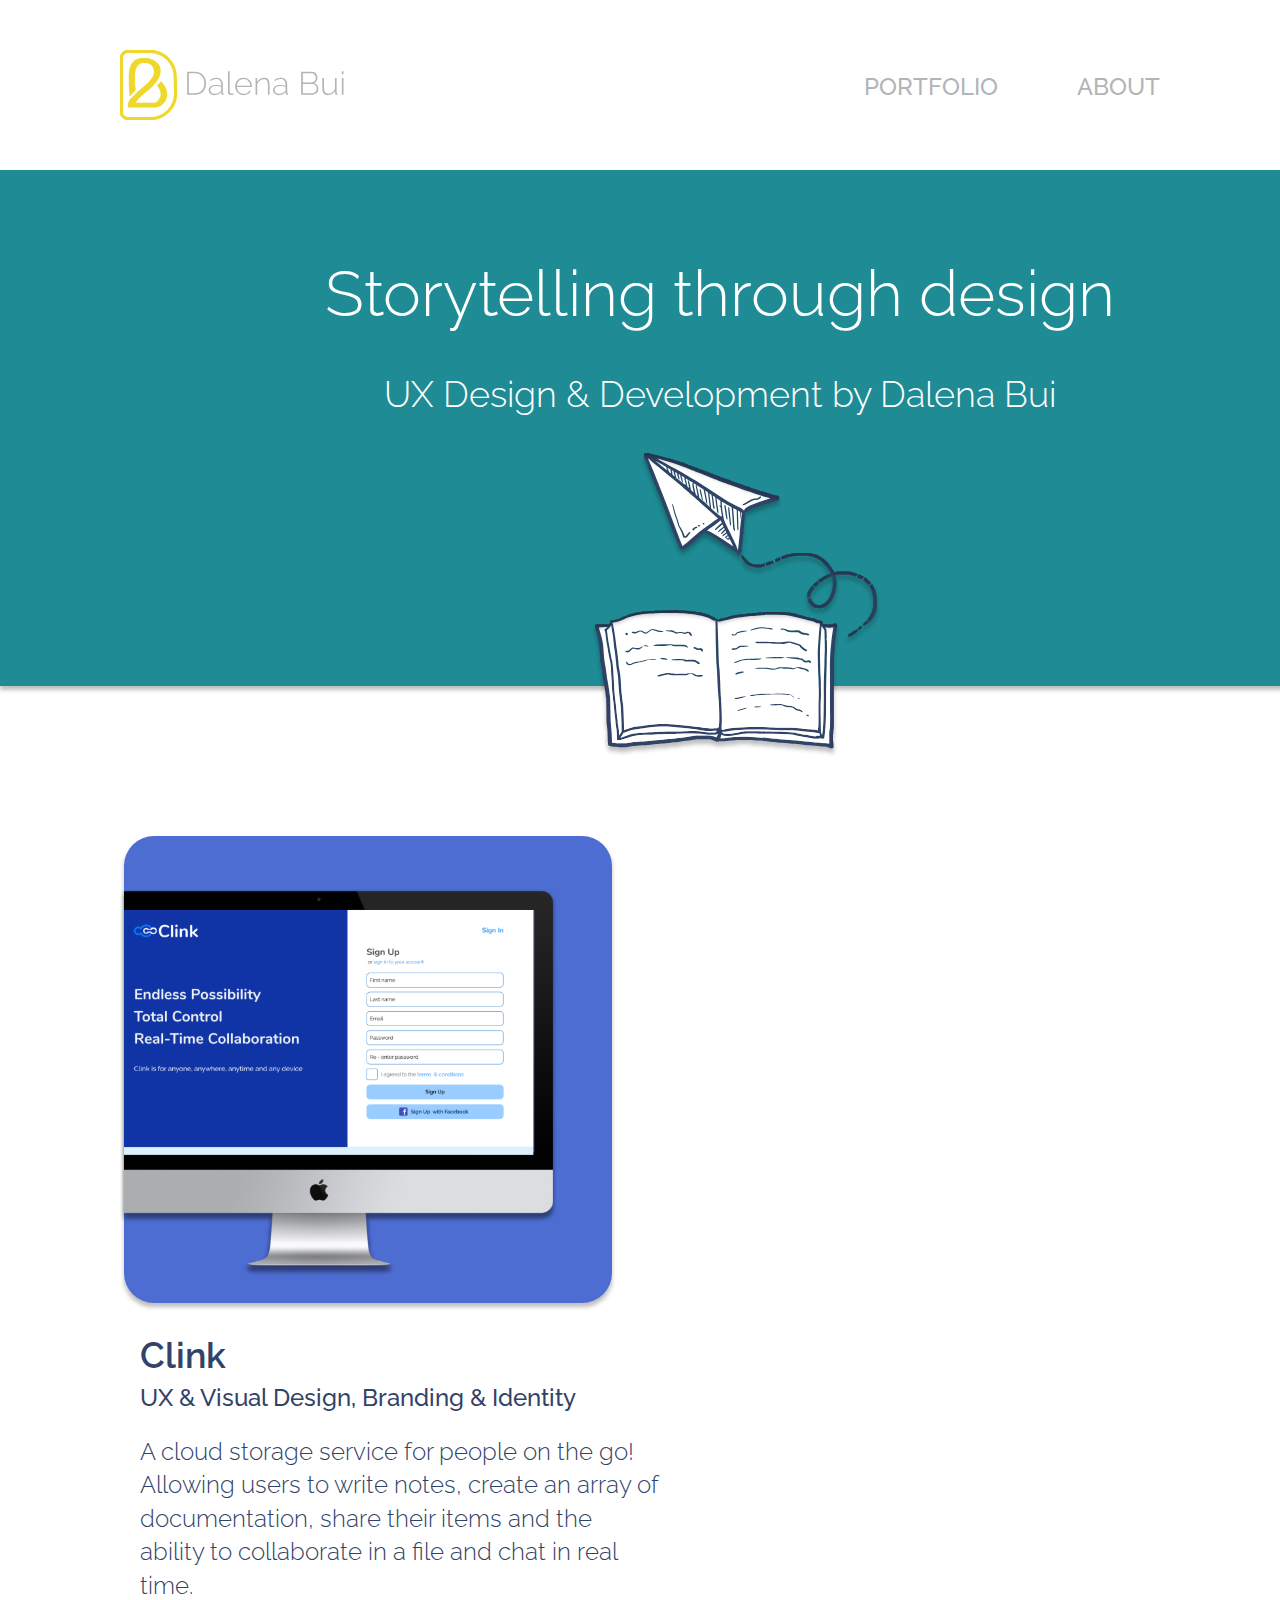
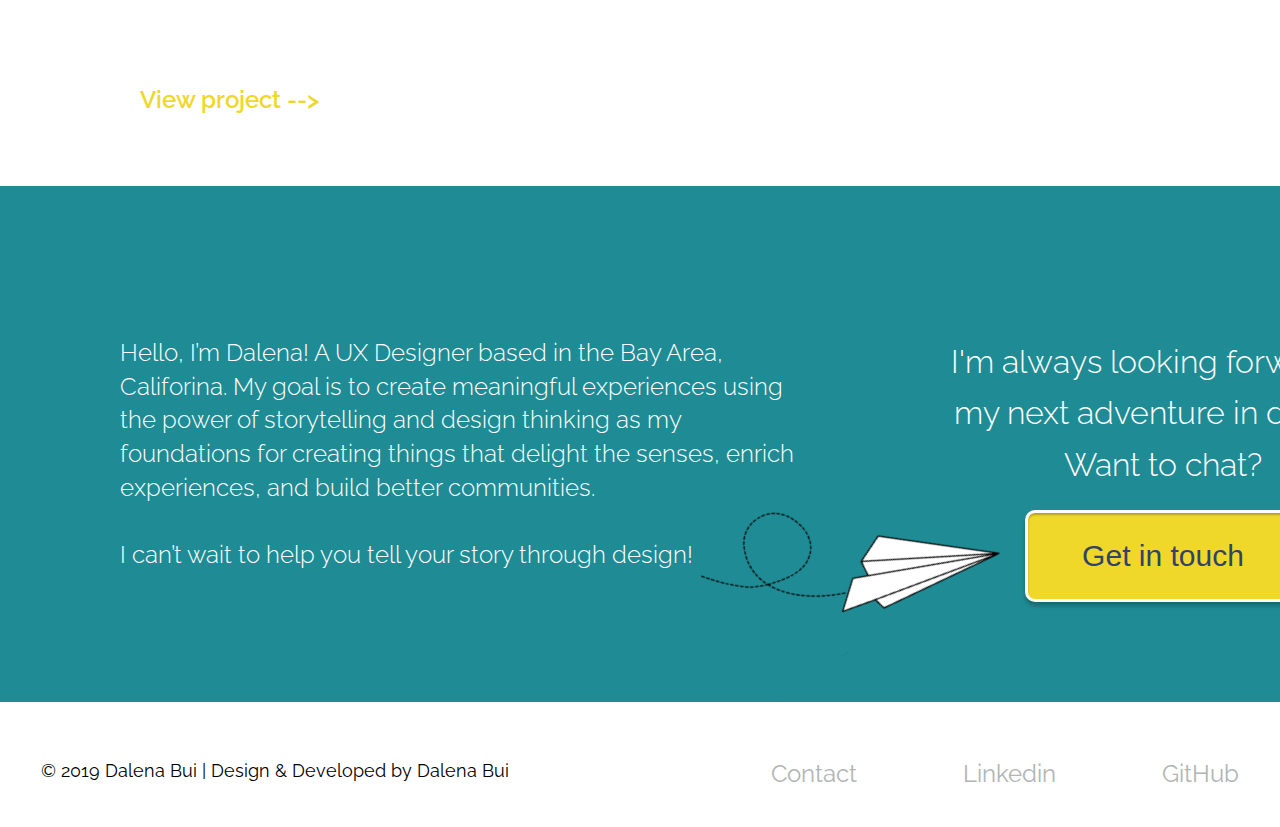
<file: index.html>
<!DOCTYPE html>
<html lang="en">
  <head>
    <meta charset="utf-8">
    <meta name="viewport" content="width=device-width, initial-scale=1.0">
    <title>Dalena Bui| Design Portfolio</title>
    <link rel="stylesheet" href="css/reset.css">
    <link rel="stylesheet" href="css/style.css">
    <link rel="stylesheet" href="css/index.css">
    <link href="https://fonts.googleapis.com/css?family=Raleway:300,400,500,600,700" rel="stylesheet">
  </head>
  <body id="home">
    <header>
<!--nav section-->
      <nav class="navbar">
        <a class="logo" href="index.html">
          <img src="images/dalenabui_logo.svg" alt="personal logo">
        </a>
        <ul>
          <li>
            <a href="portfolio.html">PORTFOLIO</a>
          </li>
          <li>
            <a href="about.html">ABOUT</a>
          </li>
        </ul>
      </nav>
    </header>
<!--hero statement-->
    <section class="container">
      <div>
        <h1>Storytelling through design</h1>
        <h2>UX Design & Development by Dalena Bui</h2>
      </div>
      <div class="images">
        <img src="images/book_paper_plane.svg" alt="book_paper plane">
      </div>
    </section>
      <!--project -->
      <section class="project">
        <div class="project-image">
          <img src="images/clink_desktop_homepage.svg" alt="clink desktop">
        </div>
        <div class="project-info">
          <h3>Clink</h3>
          <h4> UX & Visual Design, Branding & Identity</h4>
          <p> A cloud storage service for people on the go!<br>
              Allowing users to write notes, create an array of documentation, share their items and the ability to collaborate in a file and chat in real time.
          </p>
          <div class="viewproject">
            <p><a href="portfolio.html"><strong>View project --&gt; </strong></a></p>
          </div>
        </div>
      </section>
      <!--about me -->
      <section class="about_me">
        <div class="intro">
          Hello, I’m Dalena! A UX Designer based in the Bay Area, Califorina. My goal is to create meaningful experiences using the power of storytelling and design thinking as my foundations for creating things that delight the senses, enrich experiences, and build better communities.
          <br/>
          <br/>I can’t wait to help you tell your story through design!
        </div>
        <div class="getintouch">
          I'm always looking forward to my next adventure in design!
          <br/> Want to chat?
          <button class="big-button" onclick="window.location.href='mailto:tdalenabui@gmail.com';">Get in touch</button>
        </div>
      </div>
      <img class="paperplanehomepage" src="images/paperplanehomepage.svg" alt="paperplane">
    </div>
    </section>
    <footer>
      <div class="footer-tail content">
        <span class="copyright">
          &copy; 2019 Dalena Bui | Design & Developed by Dalena Bui
        </span>
        <span class="links">
          <ul>
            <li>
              <a href="mailto:tdalenabui@gmail.com">Contact</a>
            </li>
            <li>
              <a href="https://www.linkedin.com/in/dalena-bui-600742174/">Linkedin</a>
            </li>
            <li>
              <a href="https://github.com/dalenabui">GitHub</a>
            </li>
          </ul>
        </span>
        <div>
    </footer>
  </body>
</html>
</file>
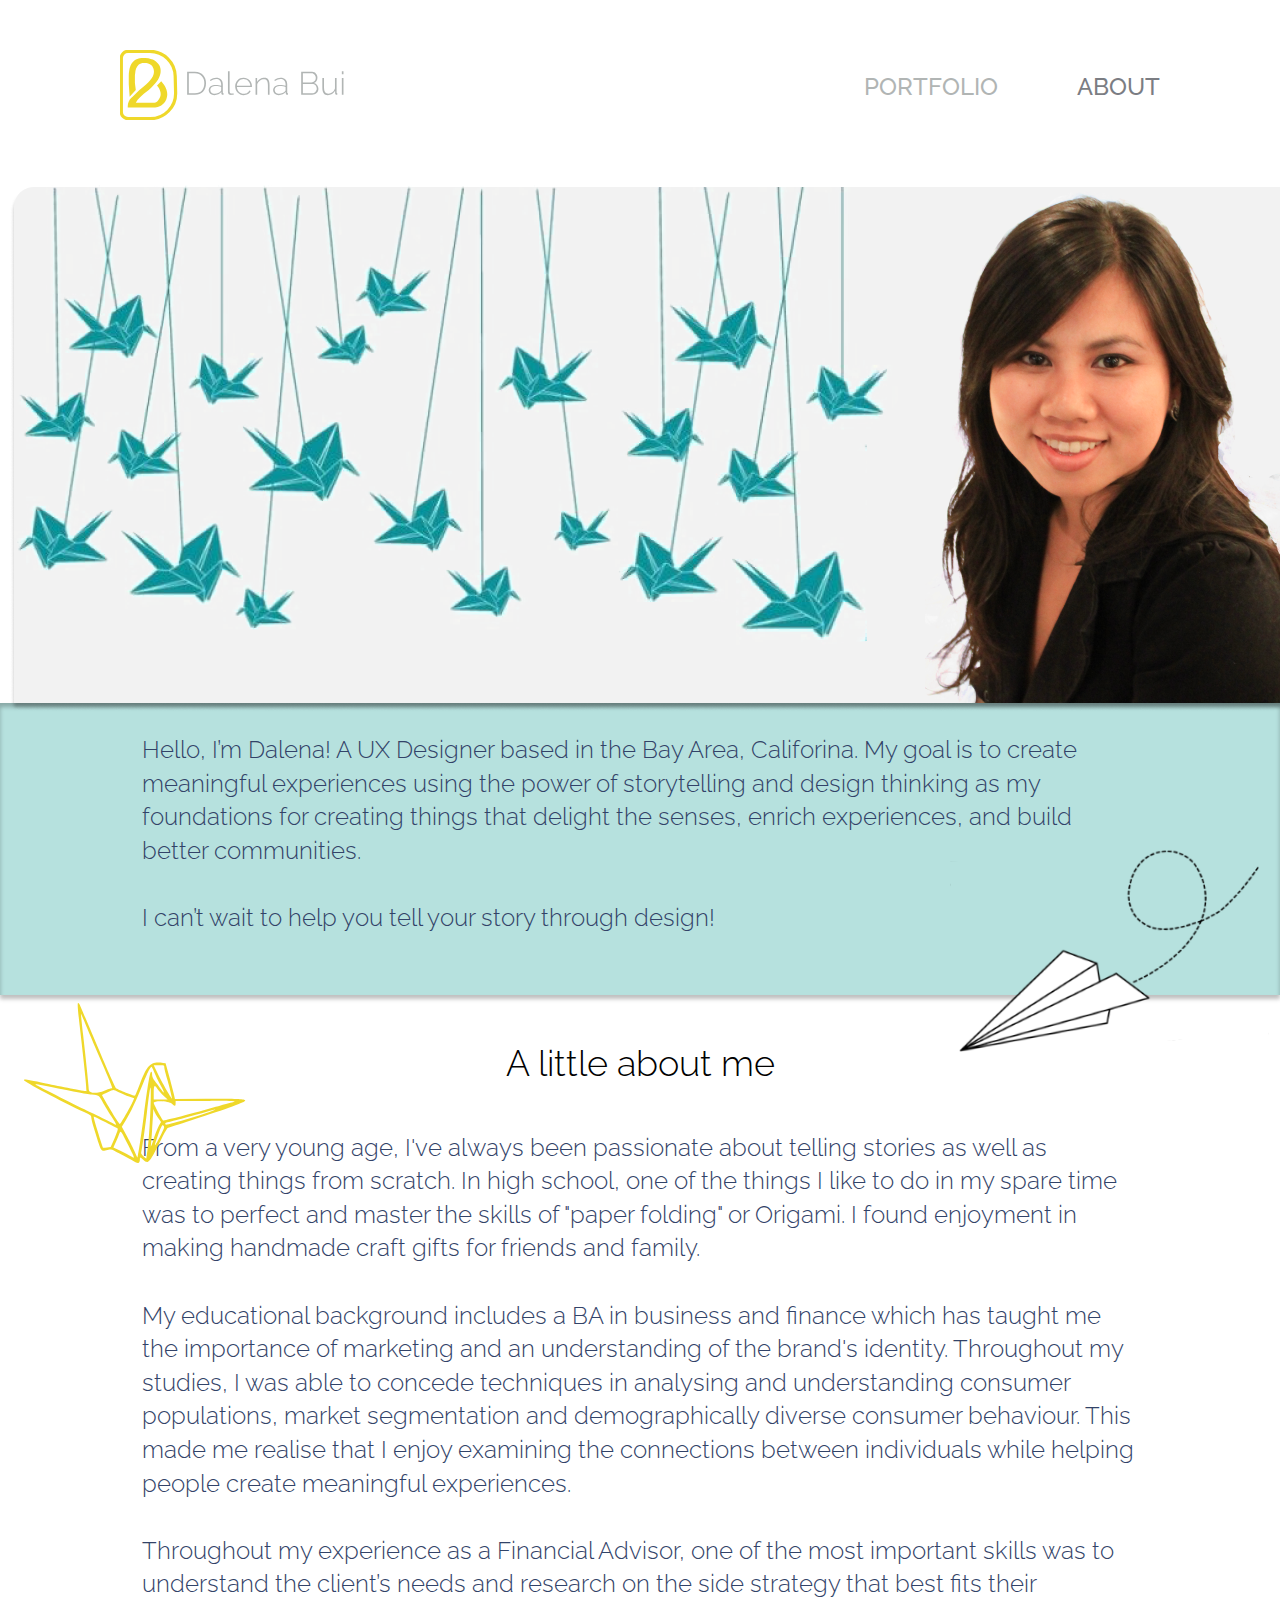
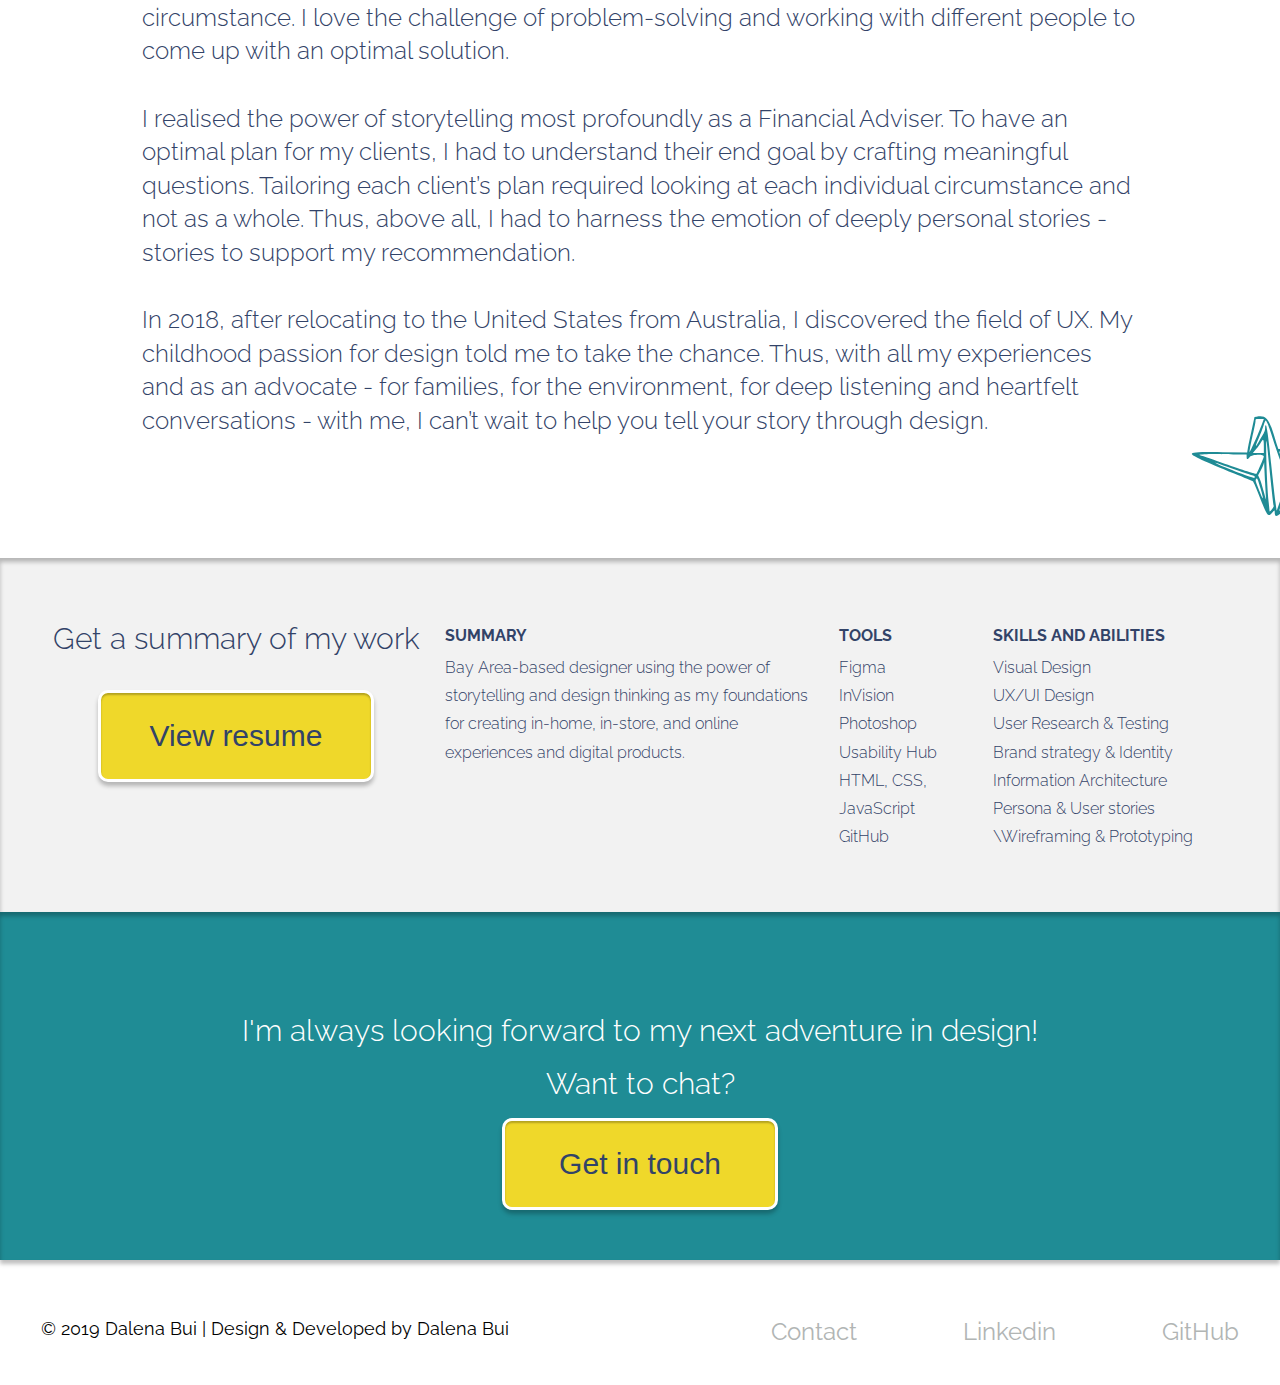
<file: about.html>
<!DOCTYPE html>
<html lang="en">
  <head>
    <meta charset="utf-8">
    <meta name="viewport" content="width=device-width, initial-scale=1.0">
    <title>Dalena Bui| Design Portfolio</title>
    <link rel="stylesheet" href="css/reset.css">
    <link rel="stylesheet" href="css/style.css">
    <link rel="stylesheet" href="css/about.css">
    <link href="https://fonts.googleapis.com/css?family=Raleway:300,400,500,600,700" rel="stylesheet">
  </head>
  <body id="about">
    <header>
      <nav class="navbar">
        <a class="logo" href="index.html">
          <img src="images/dalenabui_logo.svg" alt="personal logo">
        </a>
        <ul>
          <li><a href="portfolio.html">PORTFOLIO</a></li>
          <li><a href="about.html" class="active">ABOUT</a></li>
        </ul>
      </nav>
    </header>
    <section>
      <div class="personalphoto">
        <img src="images/about_me_banner.png" alt="personal photo">
      </div>
    </section>
    <section class="bio">
      <div class="subcontent">
        <p>Hello, I’m Dalena! A UX Designer based in the Bay Area, Califorina. My goal is to create meaningful experiences using the power of storytelling and design thinking as my foundations for creating things that delight the senses, enrich experiences, and build better communities.
          <br/>
          <br/>I can’t wait to help you tell your story through design!
        </p>
      </div>
    </section>

    <img class="paperplane" src="images/paper_plane.svg" alt="paper plane">
    <img class="yellowcrane" src="images/yellow_crane.svg" alt="yellow crane">

    <section class="littleaboutme">
      <h2>A little about me</h2>
      <div class="subcontent">
        <p>
          From a very young age, I've always been passionate about telling stories as well as creating things from scratch. In high school, one of the things I like to do in my spare time was to perfect and master the skills of "paper folding" or Origami. I found enjoyment in making handmade craft gifts for friends and family.
          <br/><br/>My educational background includes a BA in business and finance which has taught me the importance of marketing and an understanding of the brand's identity. Throughout my studies, I was able to concede techniques in analysing and understanding consumer populations, market segmentation and demographically diverse consumer behaviour. This made me realise that I enjoy examining the connections between individuals while helping people create meaningful experiences.
          <br/><br/>Throughout my experience as a Financial Advisor, one of the most important skills was to understand the client’s needs and research on the side strategy that best fits their circumstance. I love the challenge of problem-solving and working with different people to come up with an optimal solution.
          <br/><br/>I realised the power of storytelling most profoundly as a Financial Adviser. To have an optimal plan for my clients, I had to understand their end goal by crafting meaningful questions. Tailoring each client’s plan required looking at each individual circumstance and not as a whole. Thus, above all, I had to harness the emotion of deeply personal stories - stories to support my recommendation.
          <br/><br/>In 2018, after relocating to the United States from Australia, I discovered the field of UX. My childhood passion for design told me to take the chance. Thus, with all my experiences and as an advocate - for families, for the environment, for deep listening and heartfelt conversations - with me, I can’t wait to help you tell your story through design.
        </p>
      </div>
    </section>

    <img class="tealcrane" src="images/teal_crane.svg" alt="teal crane">

    <section class="worksummary">
      <div class="content">
        <div class="col-small resume">
          <h5> Get a summary of my work</h5>
          <button class="big-button" onclick="window.location.href='https://drive.google.com/file/d/1YMVeEOJWCft7Y5KGNFl-GtVuttW7IKJL/view?usp=sharing;">View resume</button>
        </div>
        <div class="col-small summary">
          <h6>SUMMARY</h6>
          <p>Bay Area-based designer using the power of storytelling and design thinking as my foundations for creating in-home, in-store, and online experiences and digital products.
          </p>
        </div>
        <div class="col-small">
          <div class="tools">
            <h6>TOOLS</h6>
            <p>Figma
              <br/>InVision
              <br/>Photoshop
              <br/>Usability Hub
              <br/>HTML, CSS,
              <br/>JavaScript
              <br/>GitHub
            </p>
          </div>
          <div class="skillsabilities">
            <h6>SKILLS AND ABILITIES</h6>
            <p>Visual Design
              <br/>UX/UI Design
              <br/>User Research & Testing
              <br/>Brand strategy & Identity
              <br/>Information Architecture
              <br/>Persona & User stories
              <br/>\Wireframing & Prototyping
            </p>
          </div>
        </div>
      </div>
    </section>

    <footer>
      <div class="footer-content">
          <h4>I'm always looking forward to my next adventure in design!<h4>
          <h4>Want to chat?</h4>
          <input class="big-button" type="button" value="Get in touch" onclick="window.location.href='mailto:tdalenabui@gmail.com';">
      </div>
      <div class="footer-tail content">
        <span class="copyright">
          &copy; 2019 Dalena Bui | Design & Developed by Dalena Bui
        </span>
        <span class="links">
          <ul>
            <li>
              <a href="mailto:tdalenabui@gmail.com">Contact</a>
            </li>
            <li>
              <a href="https://www.linkedin.com/in/dalena-bui-600742174/">Linkedin</a>
            </li>
            <li>
              <a href="https://github.com/dalenabui">GitHub</a>
            </li>
          </ul>
        </span>
        <div>
    </footer>
  </body>
</html>
</file>
<file: css/style.css>
*, *::before, *after {
  box-sizing:border-box;
}

html {
  background-color: #FFFFFF;
  font-family: 'Raleway', sans-serif;
}

h1 {
  font-size:64px;
  padding: 92px 92px 50px 92px;
  font-weight:300;
  font-family: 'Raleway', sans-serif;
  text-align: center;
}

h2 {
  font-size: 36px;
  font-family: 'Raleway', sans-serif;
  font-weight: 300;
  text-align: center;
}

h3 {
  line-height: 42px;
  font-weight: 500;
  color: #324368;
  font-size: 36px;
  font-weight: 600;
  font-family: 'Raleway', sans-serif;
  text-align: center;
}

h4 {
  color: #324368;
  font-weight: 500;
  font-size: 24px;
  font-family: 'Raleway', sans-serif;
  line-height: 140%;
  margin: 5px 0px 5px 0px;
  text-align: center;
}

p {
  color:#324368;
  text-align: left;
  font-size: 24px;
  font-weight: 300;
  font-family: 'Raleway', sans-serif;
  line-height: 140%;
}

a {
  text-decoration: none;
  color: #B1B5B4;
}

li {
  display: inline-block;
}

a:visited,a:hover,a:active {
  color: #B1B5B4;
}

strong {
    font-weight: 600;
}

.center {
  margin: auto;
  display: inherit;
}

.container {
  background-color: #1F8C95;
  box-shadow: 0px 4px 4px rgba(0, 0, 0, 0.25);
  color: #FFFFFF;
  text-align: center;
  height: 516px;
  width: 1440px;
}

.shadow {
  box-shadow: 0px 4px 4px rgba(0, 0, 0, 0.25);
}

/* Navigation */

.navbar {
  color: #B1B5B4;
  height: 70px;
  padding: 50px 120px 50px 120px;
  text-align: right;
  font-family: 'Raleway', sans-serif;
}

.navbar .logo {
  float: left;
}

.navbar .logo img {
  height: 70px;
}

.navbar ul {
  float: right;
}

.navbar li {
  display: inline-block;
  font-family: 'Raleway', sans-serif;
  font-size: 24px;
  font-weight: 500;
  margin: 25px 0px 25px 75px;
}

.navbar .active {
  color: #7B7D83 !important;
}

.navbar a {
  color: #B1B5B4 !important;
}

.content {
  width: 1198px;
  margin: auto;
  display: block;
}

.subcontent {
  width: 996px;
  margin: auto;
}

.big-button{
  background: #EFD82A;
  border: 3px solid #FFFFFF;
  box-shadow: 0px 4px 4px rgba(0, 0, 0, 0.25), inset 0px 2px 2px rgba(0, 0, 0, 0.25);
  border-radius: 10px;
  width: 276px;
  height: 92px;
  font-weight: 200;
  font-size: 30px;
  line-height: 35px;
  color: #324368;
  cursor: pointer;
  display: block;
  margin: auto;
}

/*footer*/

footer .footer-nav ul {
  text-align: center;
}

footer .footer-nav li {
    padding: 40px 0px;
}

footer .footer-nav a {
  color: #EFD82A !important;
  font-size: 24px;
  font-weight: 600;
}

footer .footer-nav .prev-nav {
  float: left;
  margin-left: -50px;
}

footer .footer-nav .next-nav {
  float: right;
  margin-right: -50px;
}

footer .footer-content {
  background-color: #1F8C95;
  text-align: center;
  padding: 90px 0px 50px 0px;
  box-shadow: 0px 4px 4px rgba(0, 0, 0, 0.25), inset 0px 4px 4px rgba(0, 0, 0, 0.25);
}

footer .footer-content h4 {
  font-weight: 300;
  font-size: 30px;
  color: #FFFFFF;
  line-height: 48px;
}

footer .footer-content input {
  margin-top: 10px;
}

footer .footer-tail {
  padding: 60px 0px 65px 0px;
}

footer .copyright {
  float: left;
  font-size: 18px;
}

footer .links {
  float: right;
  font-size: 24px;
}

footer .links li {
  padding-left: 100px;
}
</file>
<file: css/index.css>
.project {
  padding: 150px 120px 50px 120px;
  display: inline-block;
}

.project h3 {
  text-align: left;
}

.project h4 {
  text-align: left;
}

.project .project-image {
  display: inline-block;
  width: 490px;
  margin-right: 80px;
}

.project .project-info {
  display: inline-block;
  vertical-align: top;
  width: 520px;
  padding: 20px;
}

.project .project-info p {
  margin-top: 20px;
}

.project .viewproject p  {
  margin-top: 80px;
  position: relative;
}

.project .viewproject a  {
  color: #EFD82A
}

.about_me {
  background-color: #1F8C95;
  width: 1440px;
  height: 516px;
  color: #FFFFFF;
  font-size: 24px;
  font-weight: 300;
  font-family: 'Raleway', sans-serif;
  line-height: 140%;
}

.about_me .intro {
  width: 692px;
  margin: 150px 0px 0px 120px;
  display: inline-block;
  vertical-align: top;
}

.about_me .getintouch {
  width: 450px;
  margin: 150px 0px 0px 120px;
  display: inline-block;
  vertical-align: top;
  font-size: 32px;
  line-height: 160%;
  text-align: center;
}

.about_me .getintouch button {
  margin-top: 20px;
}

.paperplanehomepage {
  margin: -185px 0px 0px 690px;
}

.contacthomepage p {
  width: 406px;
  padding-top: 121px;
  font-size: 30px;
  font-weight: 300;
  font-family: 'Raleway', sans-serif;
  line-height: 140%;
  width: 406px;
  height: 144px;
  text-align: center;
}

.contactinfo {
  text-align: right;
  font-size: 24px;
  font-weight: 300;
  font-family: 'Raleway', sans-serif;
  color: #324368;
  display: block;
  padding: 48px 125px 48px 109px;
}
</file>
<file: css/about.css>
#about h2 {
  padding: 50px 0px 50px 0px;
}

#about h6 {
  padding: 10px 0px 10px 0px;
  font-size: 16px;
  font-weight: 700;
  font-family: 'Raleway', sans-serif;
  color: #324368;
}

.col-small {
  display: inline-block;
  width: 370px;
  vertical-align: top;
  padding: 10px;
}

.personalphoto img {
  display: block;
  margin-left: auto;
  margin-right: auto;
}

.bio {
  background-color: #B6E1DE;
  box-shadow: 0px 4px 4px rgba(0, 0, 0, 0.25), inset 0px 4px 4px rgba(0, 0, 0, 0.25);
  margin-top: -8px;
  padding: 30px 0px 60px 0px;
}

.abouttellyourstory p {
  width: 998.16px;
  height: 203px;
  left: 222px;
  top: 940px;
}

.paperplane {
  position: absolute;
  left: 949px;
  right: 17px;
  margin-top: -150px;
}

.yellowcrane {
  position: absolute;
  left: 24px;
  right: 1195px;
  margin-top: 8px;
}

.title h3 {
  position: absolute;
  width: 300px;
  height: 43px;
  left: 585px;
  top: 1075px;
  font-size: 36px;
  font-weight: 500;
  font-family: 'Raleway', sans-serif;
  color: #324368;
}

.littleaboutme {
  padding-bottom: 120px;
}

.littleaboutme img {
  position: relative;
}

.tealcrane {
  position: absolute;
  left: 1151px;
  right: 34px;
  margin-top: -260px;
}

.worksummary {
  background-color: #F2F2F2;
  padding: 50px 0px 50px 0px;
  box-shadow: inset 0px 4px 4px rgba(0, 0, 0, 0.25);
}

.worksummary h5 {
  text-align: center;
  font-size: 30px;
  font-weight: 300;
  font-family: 'Raleway', sans-serif;
  line-height: 140%;
  color: #324368;
  margin-bottom: 30px;
}

.worksummary p {
  font-size: 16px;
  font-weight: 300;
  font-family: 'Raleway', sans-serif;
  line-height: 177%;
  color: #324368;
}

.summary p {
  font-size: 16px;
  font-weight: 300;
  font-family: 'Raleway', sans-serif;
  line-height: 177%;
  color: #324368;
}

.tools {
  width: 150px;
  display: inline-block;
  vertical-align: top;
}

.skillsabilities {
  width: 200px;
  display: inline-block;
  vertical-align: top;
}
</file>
